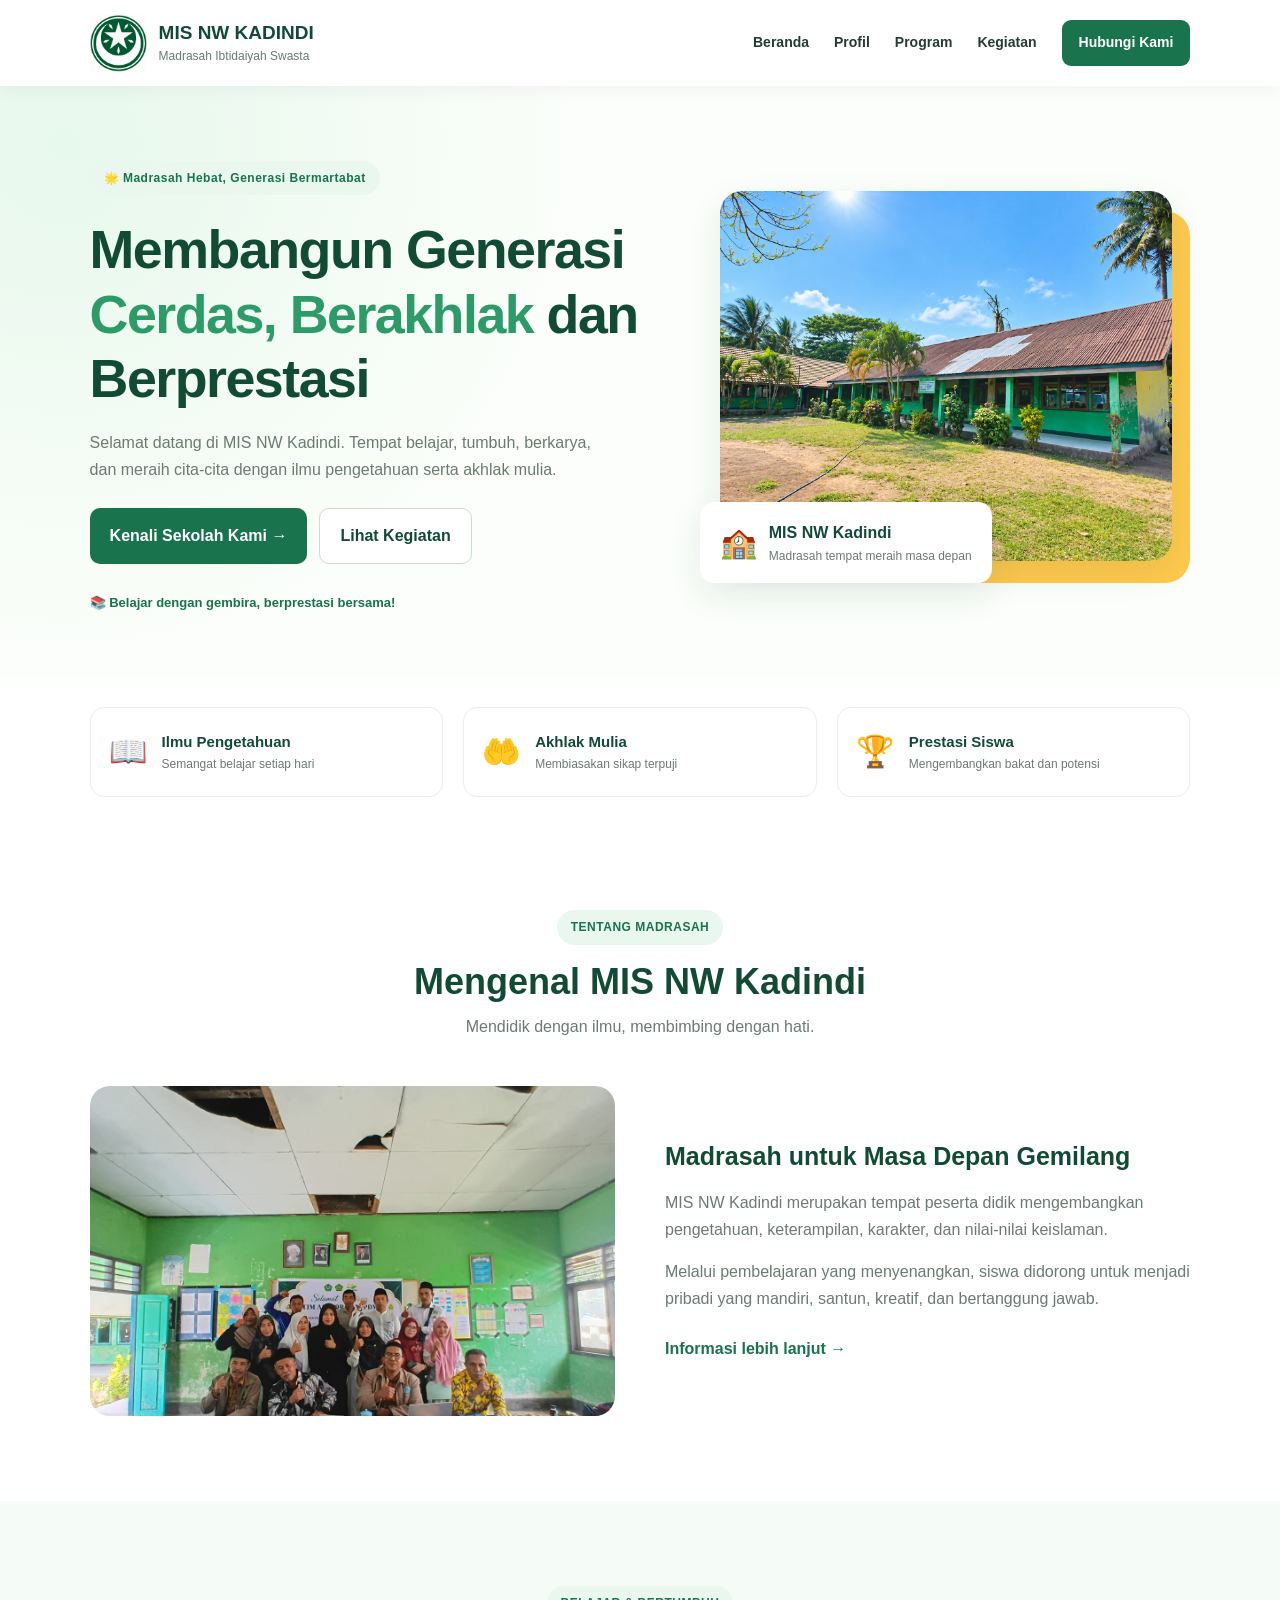
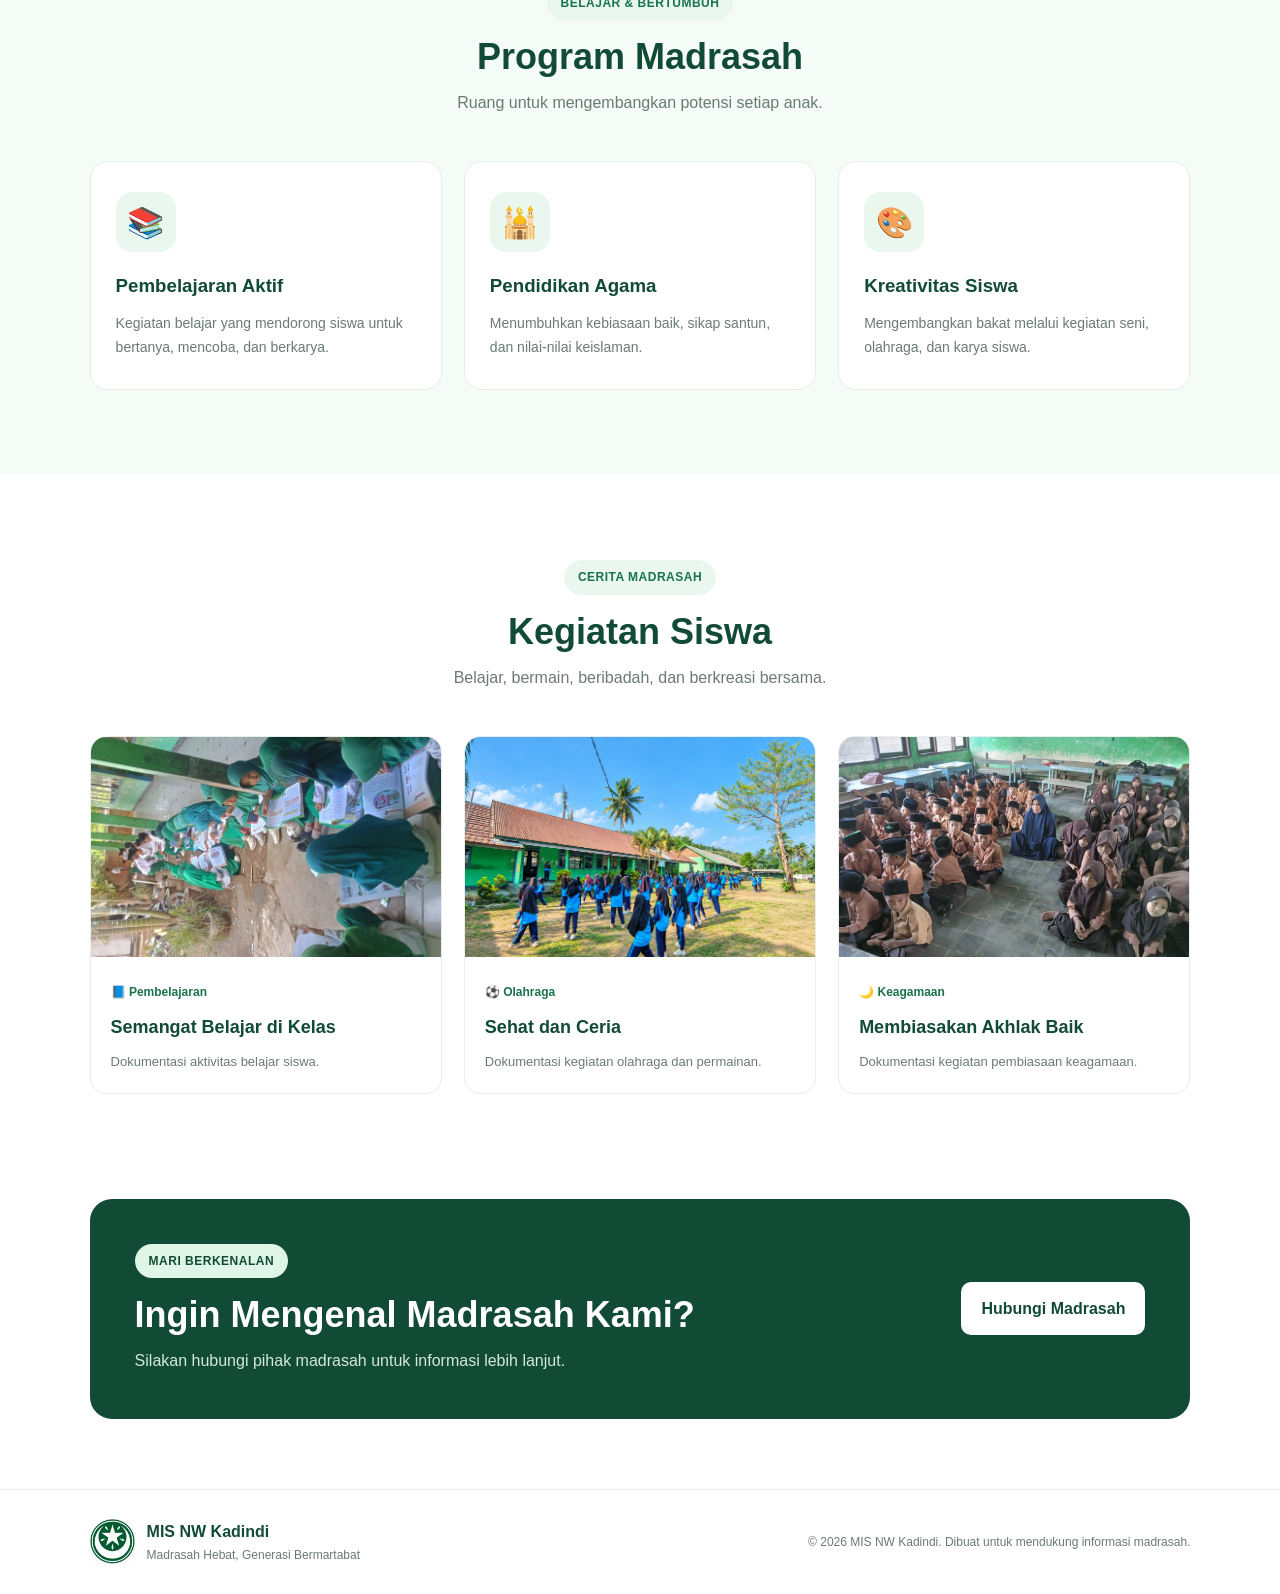
<file: index.html>
<!DOCTYPE html>
<html lang="id">
<head>
    <meta charset="UTF-8">
    <script async src="https://pagead2.googlesyndication.com/pagead/js/adsbygoogle.js?client=ca-pub-1971606743909426"
     crossorigin="anonymous"></script>
    <meta name="google-site-verification" content="imkGXYhLQ2FnYyKl_XYHy477I1ytWg_QuXTMXghN93w" />
    <meta name="google-adsense-account" content="ca-pub-1971606743909426">
    <meta name="viewport" content="width=device-width, initial-scale=1.0">
    <title>MIS NW Kadindi | Madrasah Hebat</title>
    <meta name="description" content="Website resmi MIS NW Kadindi">
    <link rel="stylesheet" href="style.css">
</head>
<body>

    <!-- HEADER / LOGO SEKOLAH -->
    <header class="header">
        <a href="#beranda" class="identitas">
            <!-- GANTI GAMBAR LOGO DI SINI -->
            <img src="Gambar/LOGO(1).png"
                 alt="Logo MIS NW Kadindi"
                 class="logo">

            <div class="nama-sekolah">
                <h2>MIS NW KADINDI</h2>
                <p>Madrasah Ibtidaiyah Swasta</p>
            </div>
        </a>

        <button class="menu-toggle" id="menuToggle"
                aria-label="Buka menu" aria-expanded="false">
            ☰
        </button>

        <nav class="nav" id="navMenu">
            <a href="#beranda">Beranda</a>
            <a href="#profil">Profil</a>
            <a href="#program">Program</a>
            <a href="#kegiatan">Kegiatan</a>
            <a href="#kontak" class="nav-button">Hubungi Kami</a>
        </nav>
    </header>

    <main>
        <!-- BERANDA -->
        <section class="hero" id="beranda">
            <div class="hero-content">
                <span class="label">🌟 Madrasah Hebat, Generasi Bermartabat</span>

                <h1>Membangun Generasi <span>Cerdas, Berakhlak</span> dan Berprestasi</h1>

                <p>
                    Selamat datang di MIS NW Kadindi.
                    Tempat belajar, tumbuh, berkarya, dan meraih cita-cita
                    dengan ilmu pengetahuan serta akhlak mulia.
                </p>

                <div class="hero-buttons">
                    <a href="#profil" class="btn btn-primary">
                        Kenali Sekolah Kami →
                    </a>
                    <a href="#kegiatan" class="btn btn-outline">
                        Lihat Kegiatan
                    </a>
                </div>

                <div class="sambutan">
                    📚 Belajar dengan gembira, berprestasi bersama!
                </div>
            </div>

            <div class="hero-image">
                <!-- GANTI DENGAN FOTO SEKOLAH DARI LAPTOP -->
                <img src="Gambar/gedung mis nw kadindi.png"
                     alt="Foto gedung MIS NW Kadindi">

                <div class="image-note">
                    <span>🏫</span>
                    <div>
                        <strong>MIS NW Kadindi</strong>
                        <p>Madrasah tempat meraih masa depan</p>
                    </div>
                </div>
            </div>
        </section>

        <!-- KEUNGGULAN -->
        <section class="keunggulan">
            <div class="mini-card">
                <span>📖</span>
                <div>
                    <h3>Ilmu Pengetahuan</h3>
                    <p>Semangat belajar setiap hari</p>
                </div>
            </div>

            <div class="mini-card">
                <span>🤲</span>
                <div>
                    <h3>Akhlak Mulia</h3>
                    <p>Membiasakan sikap terpuji</p>
                </div>
            </div>

            <div class="mini-card">
                <span>🏆</span>
                <div>
                    <h3>Prestasi Siswa</h3>
                    <p>Mengembangkan bakat dan potensi</p>
                </div>
            </div>
        </section>

        <!-- PROFIL -->
        <section class="section profil" id="profil">
            <div class="section-heading">
                <span class="label">TENTANG MADRASAH</span>
                <h2>Mengenal MIS NW Kadindi</h2>
                <p>Mendidik dengan ilmu, membimbing dengan hati.</p>
            </div>

            <div class="profil-content">
                <div class="profil-image">
                    <!-- Boleh diganti dengan foto guru atau siswa -->
                    <img src="Gambar/gambar guru dan asesor.jpeg"
                         alt="Kegiatan siswa madrasah">
                </div>

                <div class="profil-text">
                    <h3>Madrasah untuk Masa Depan Gemilang</h3>
                    <p>
                        MIS NW Kadindi merupakan tempat peserta didik
                        mengembangkan pengetahuan, keterampilan,
                        karakter, dan nilai-nilai keislaman.
                    </p>
                    <p>
                        Melalui pembelajaran yang menyenangkan,
                        siswa didorong untuk menjadi pribadi yang
                        mandiri, santun, kreatif, dan bertanggung jawab.
                    </p>

                    <a href="#kontak" class="text-link">
                        Informasi lebih lanjut →
                    </a>
                </div>
            </div>
        </section>

        <!-- PROGRAM -->
        <section class="section program" id="program">
            <div class="section-heading">
                <span class="label">BELAJAR & BERTUMBUH</span>
                <h2>Program Madrasah</h2>
                <p>Ruang untuk mengembangkan potensi setiap anak.</p>
            </div>

            <div class="program-grid">
                <article class="program-card">
                    <div class="program-icon">📚</div>
                    <h3>Pembelajaran Aktif</h3>
                    <p>Kegiatan belajar yang mendorong siswa untuk
                       bertanya, mencoba, dan berkarya.</p>
                </article>

                <article class="program-card">
                    <div class="program-icon">🕌</div>
                    <h3>Pendidikan Agama</h3>
                    <p>Menumbuhkan kebiasaan baik, sikap santun,
                       dan nilai-nilai keislaman.</p>
                </article>

                <article class="program-card">
                    <div class="program-icon">🎨</div>
                    <h3>Kreativitas Siswa</h3>
                    <p>Mengembangkan bakat melalui kegiatan
                       seni, olahraga, dan karya siswa.</p>
                </article>
            </div>
        </section>

        <!-- KEGIATAN -->
        <section class="section kegiatan" id="kegiatan">
            <div class="section-heading">
                <span class="label">CERITA MADRASAH</span>
                <h2>Kegiatan Siswa</h2>
                <p>Belajar, bermain, beribadah, dan berkreasi bersama.</p>
            </div>

            <div class="kegiatan-grid">
                <article class="kegiatan-card">
                    <img src="Gambar/belajar.jpeg"
                         alt="Kegiatan belajar siswa">
                    <div class="kegiatan-info">
                        <span>📘 Pembelajaran</span>
                        <h3>Semangat Belajar di Kelas</h3>
                        <p>Dokumentasi aktivitas belajar siswa.</p>
                    </div>
                </article>

                <article class="kegiatan-card">
                    <img src="Gambar/kegiatan olahraga.png"
                         alt="Kegiatan olahraga siswa">
                    <div class="kegiatan-info">
                        <span>⚽ Olahraga</span>
                        <h3>Sehat dan Ceria</h3>
                        <p>Dokumentasi kegiatan olahraga dan permainan.</p>
                    </div>
                </article>

                <article class="kegiatan-card">
                    <img src="Gambar/imtak.jpeg"
                         alt="Kegiatan keagamaan siswa">
                    <div class="kegiatan-info">
                        <span>🌙 Keagamaan</span>
                        <h3>Membiasakan Akhlak Baik</h3>
                        <p>Dokumentasi kegiatan pembiasaan keagamaan.</p>
                    </div>
                </article>
            </div>
        </section>

        <!-- KONTAK -->
        <section class="kontak" id="kontak">
            <div>
                <span class="label">MARI BERKENALAN</span>
                <h2>Ingin Mengenal Madrasah Kami?</h2>
                <p>Silakan hubungi pihak madrasah untuk informasi lebih lanjut.</p>
            </div>

            <a href="https://wa.me/6281236175425"
                class="btn btn-light"
                target="_blank">
                Hubungi Madrasah
            </a>
        </section>
    </main>

    <!-- FOOTER -->
    <footer class="footer">
        <div class="footer-brand">
            <img src="Gambar/LOGO(1).png" alt="Logo sekolah">
            <div>
                <strong>MIS NW Kadindi</strong>
                <p>Madrasah Hebat, Generasi Bermartabat</p>
            </div>
        </div>

        <p class="copyright">
            © <span id="tahun"></span> MIS NW Kadindi.
            Dibuat untuk mendukung informasi madrasah.
        </p>
    </footer>

    <script src="script.js"></script>
</body>
</html>
</file>
<file: style.css>
:root {
    --green-900: #124b35;
    --green-700: #19734d;
    --green-500: #2c9b68;
    --green-100: #e9f7ee;
    --yellow: #ffc94d;
    --white: #ffffff;
    --text: #263b31;
    --muted: #6b7b72;
    --shadow: 0 12px 35px rgba(18, 75, 53, 0.09);
}

* {
    margin: 0;
    padding: 0;
    box-sizing: border-box;
}

html {
    scroll-behavior: smooth;
    scroll-padding-top: 90px;
}

body {
    font-family: "Segoe UI", Arial, sans-serif;
    color: var(--text);
    line-height: 1.7;
    background: var(--white);
}

a {
    text-decoration: none;
    color: inherit;
}

img {
    display: block;
    max-width: 100%;
}

.header {
    min-height: 86px;
    padding: 14px 7%;
    display: flex;
    align-items: center;
    justify-content: space-between;
    gap: 25px;
    background: white;
    position: sticky;
    top: 0;
    z-index: 100;
    box-shadow: 0 3px 18px rgba(0, 0, 0, 0.05);
}

.identitas {
    display: flex;
    align-items: center;
    gap: 12px;
}

.logo {
    width: 57px;
    height: 57px;
    object-fit: contain;
}

.nama-sekolah h2 {
    color: var(--green-900);
    font-size: 19px;
    line-height: 1.4;
}

.nama-sekolah p {
    color: var(--muted);
    font-size: 12px;
}

.nav {
    display: flex;
    align-items: center;
    gap: 25px;
    font-size: 14px;
    font-weight: 600;
}

.nav a:hover,
.text-link:hover {
    color: var(--green-500);
}

.nav .nav-button {
    background: var(--green-700);
    color: white;
    padding: 11px 17px;
    border-radius: 9px;
}

.nav .nav-button:hover {
    background: var(--green-900);
    color: white;
}

.menu-toggle {
    display: none;
    background: var(--green-100);
    border: 0;
    border-radius: 8px;
    padding: 8px 12px;
    font-size: 24px;
    cursor: pointer;
}

.hero {
    padding: 75px 7% 65px;
    display: grid;
    grid-template-columns: 1.1fr 0.9fr;
    gap: 55px;
    align-items: center;
    background:
        radial-gradient(circle at 5% 10%, #e7f8ec, transparent 38%),
        #fbfefa;
}

.hero-content {
    max-width: 650px;
}

.label {
    display: inline-block;
    color: var(--green-700);
    background: var(--green-100);
    border-radius: 30px;
    padding: 7px 14px;
    font-size: 12px;
    font-weight: 800;
    letter-spacing: 0.5px;
}

.hero h1 {
    margin: 22px 0 18px;
    color: var(--green-900);
    font-size: clamp(34px, 4.2vw, 55px);
    line-height: 1.2;
    letter-spacing: -1.5px;
}

.hero h1 span {
    color: var(--green-500);
}

.hero-content > p {
    color: var(--muted);
    max-width: 520px;
    margin-bottom: 25px;
}

.hero-buttons {
    display: flex;
    flex-wrap: wrap;
    gap: 12px;
}

.btn {
    display: inline-flex;
    justify-content: center;
    align-items: center;
    padding: 13px 20px;
    border-radius: 10px;
    font-weight: 700;
    transition: 0.2s;
}

.btn:hover {
    transform: translateY(-2px);
}

.btn-primary {
    color: white;
    background: var(--green-700);
}

.btn-primary:hover {
    background: var(--green-900);
}

.btn-outline {
    border: 1px solid #c8ddd0;
    color: var(--green-900);
    background: white;
}

.sambutan {
    margin-top: 28px;
    color: var(--green-700);
    font-size: 13px;
    font-weight: 600;
}

.hero-image {
    position: relative;
    padding-bottom: 22px;
    padding-right: 18px;
}

.hero-image::before {
    content: "";
    position: absolute;
    top: 20px;
    right: 0;
    bottom: 0;
    left: 30px;
    border-radius: 25px;
    background: var(--yellow);
}

.hero-image > img {
    width: 100%;
    height: 370px;
    position: relative;
    object-fit: cover;
    border-radius: 22px;
    box-shadow: var(--shadow);
}

.image-note {
    position: absolute;
    bottom: 0;
    left: -20px;
    display: flex;
    gap: 12px;
    align-items: center;
    padding: 15px 20px;
    background: white;
    border-radius: 14px;
    box-shadow: var(--shadow);
}

.image-note > span {
    font-size: 30px;
}

.image-note strong {
    color: var(--green-900);
}

.image-note p {
    font-size: 12px;
    color: var(--muted);
}

.keunggulan {
    padding: 28px 7%;
    display: grid;
    grid-template-columns: repeat(3, 1fr);
    gap: 20px;
    background: white;
}

.mini-card {
    display: flex;
    align-items: center;
    gap: 14px;
    padding: 18px;
    border: 1px solid #e6eee8;
    border-radius: 14px;
}

.mini-card > span {
    font-size: 31px;
}

.mini-card h3 {
    font-size: 15px;
    color: var(--green-900);
}

.mini-card p {
    font-size: 12px;
    color: var(--muted);
}

.section {
    padding: 85px 7%;
}

.section-heading {
    text-align: center;
    max-width: 650px;
    margin: 0 auto 45px;
}

.section-heading h2,
.kontak h2 {
    margin: 14px 0 8px;
    color: var(--green-900);
    font-size: clamp(27px, 3vw, 36px);
    line-height: 1.3;
}

.section-heading > p {
    color: var(--muted);
}

.profil-content {
    display: grid;
    grid-template-columns: 1fr 1fr;
    gap: 50px;
    align-items: center;
}

.profil-image img {
    width: 100%;
    height: 330px;
    object-fit: cover;
    border-radius: 20px;
}

.profil-text h3 {
    font-size: 25px;
    line-height: 1.4;
    color: var(--green-900);
    margin-bottom: 15px;
}

.profil-text p {
    color: var(--muted);
    margin-bottom: 15px;
}

.text-link {
    display: inline-block;
    margin-top: 8px;
    color: var(--green-700);
    font-weight: 700;
}

.program {
    background: #f5fbf6;
}

.program-grid {
    display: grid;
    grid-template-columns: repeat(3, 1fr);
    gap: 22px;
}

.program-card {
    padding: 30px 25px;
    background: white;
    border: 1px solid #e6eee8;
    border-radius: 18px;
    transition: 0.2s;
}

.program-card:hover,
.kegiatan-card:hover {
    transform: translateY(-5px);
    box-shadow: var(--shadow);
}

.program-icon {
    width: 60px;
    height: 60px;
    display: grid;
    place-items: center;
    border-radius: 16px;
    background: var(--green-100);
    font-size: 30px;
    margin-bottom: 18px;
}

.program-card h3 {
    color: var(--green-900);
    margin-bottom: 10px;
}

.program-card p {
    font-size: 14px;
    color: var(--muted);
}

.kegiatan-grid {
    display: grid;
    grid-template-columns: repeat(3, 1fr);
    gap: 22px;
}

.kegiatan-card {
    overflow: hidden;
    border: 1px solid #e8eee9;
    border-radius: 16px;
    transition: 0.2s;
    background: white;
}

.kegiatan-card img {
    width: 100%;
    height: 220px;
    object-fit: cover;
}

.kegiatan-info {
    padding: 20px;
}

.kegiatan-info span {
    font-size: 12px;
    color: var(--green-700);
    font-weight: 700;
}

.kegiatan-info h3 {
    margin: 8px 0;
    color: var(--green-900);
    font-size: 18px;
}

.kegiatan-info p {
    color: var(--muted);
    font-size: 13px;
}

.kontak {
    margin: 20px 7% 70px;
    padding: 45px;
    border-radius: 22px;
    background: var(--green-900);
    color: white;
    display: flex;
    justify-content: space-between;
    align-items: center;
    gap: 30px;
}

.kontak .label {
    color: var(--green-900);
    background: #dff6e7;
}

.kontak h2 {
    color: white;
}

.kontak p {
    color: #d4e8dc;
}

.btn-light {
    background: white;
    color: var(--green-900);
    flex-shrink: 0;
}

.footer {
    padding: 28px 7%;
    display: flex;
    justify-content: space-between;
    align-items: center;
    gap: 20px;
    border-top: 1px solid #e8eee9;
}

.footer-brand {
    display: flex;
    align-items: center;
    gap: 12px;
}

.footer-brand img {
    width: 45px;
    height: 45px;
    object-fit: contain;
}

.footer-brand strong {
    color: var(--green-900);
}

.footer-brand p,
.copyright {
    color: var(--muted);
    font-size: 12px;
}

@media (max-width: 950px) {
    .header {
        padding: 14px 5%;
    }

    .menu-toggle {
        display: block;
    }

    .nav {
        display: none;
        position: absolute;
        top: 100%;
        left: 0;
        right: 0;
        padding: 20px 5%;
        background: white;
        box-shadow: var(--shadow);
        flex-direction: column;
        align-items: stretch;
        gap: 16px;
    }

    .nav.active {
        display: flex;
    }

    .hero {
        padding: 55px 5%;
        gap: 35px;
    }

    .section {
        padding: 65px 5%;
    }

    .keunggulan {
        padding: 25px 5%;
    }
}

@media (max-width: 680px) {
    .nama-sekolah h2 {
        font-size: 16px;
    }

    .nama-sekolah p {
        font-size: 11px;
    }

    .logo {
        width: 47px;
        height: 47px;
    }

    .hero {
        grid-template-columns: 1fr;
        padding-top: 40px;
    }

    .hero h1 {
        font-size: 36px;
    }

    .hero-image {
        margin: 15px 5px 10px 15px;
    }

    .hero-image > img {
        height: 280px;
    }

    .image-note {
        left: -12px;
    }

    .keunggulan,
    .program-grid,
    .kegiatan-grid,
    .profil-content {
        grid-template-columns: 1fr;
    }

    .keunggulan {
        gap: 12px;
    }

    .profil-image img {
        height: 260px;
    }

    .kontak {
        margin: 10px 5% 45px;
        padding: 30px 22px;
        flex-direction: column;
        align-items: flex-start;
    }

    .footer {
        flex-direction: column;
        align-items: flex-start;
    }
}
</file>
